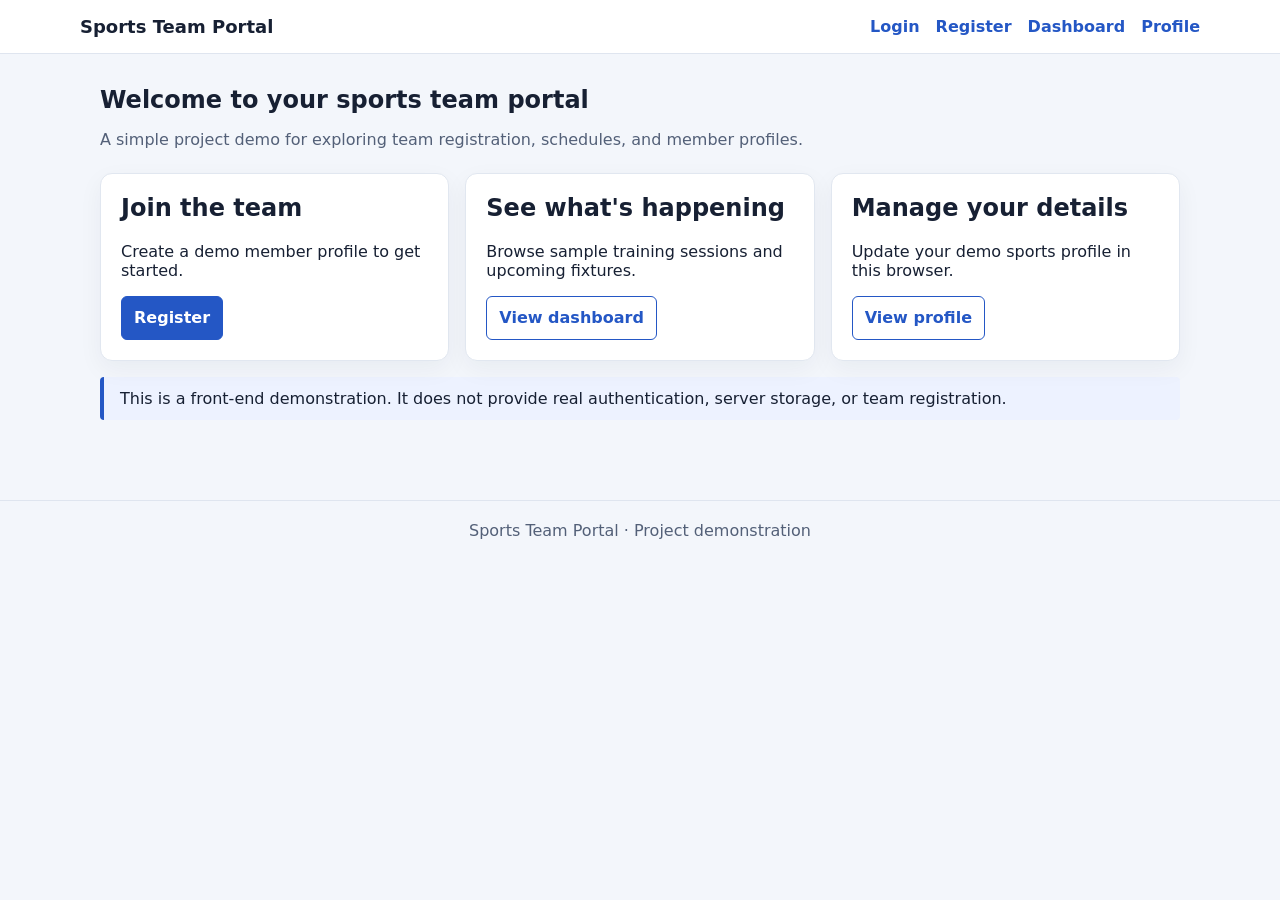
<file: index.html>
<!doctype html>
<html lang="en">
  <head>
    <meta charset="utf-8">
    <meta name="viewport" content="width=device-width, initial-scale=1">
    <meta name="description" content="A sports club management project demo.">
    <title>Sports Team Portal</title>
    <link rel="stylesheet" href="styles.css">
  </head>
  <body>
    <header class="site-header">
      <a class="brand" href="index.html">Sports Team Portal</a>
      <nav class="site-nav" aria-label="Main navigation">
        <a href="login.html">Login</a>
        <a href="signup.html">Register</a>
        <a href="dashboard.html">Dashboard</a>
        <a href="profile.html">Profile</a>
      </nav>
    </header>
    <main class="page">
      <section class="page-heading">
        <h1>Welcome to your sports team portal</h1>
        <p class="muted">A simple project demo for exploring team registration, schedules, and member profiles.</p>
      </section>
      <div class="card-grid">
        <section class="card">
          <h2>Join the team</h2>
          <p>Create a demo member profile to get started.</p>
          <a class="button" href="signup.html">Register</a>
        </section>
        <section class="card">
          <h2>See what's happening</h2>
          <p>Browse sample training sessions and upcoming fixtures.</p>
          <a class="button button-secondary" href="dashboard.html">View dashboard</a>
        </section>
        <section class="card">
          <h2>Manage your details</h2>
          <p>Update your demo sports profile in this browser.</p>
          <a class="button button-secondary" href="profile.html">View profile</a>
        </section>
      </div>
      <p class="notice">This is a front-end demonstration. It does not provide real authentication, server storage, or team registration.</p>
    </main>
    <footer class="site-footer">Sports Team Portal · Project demonstration</footer>
  </body>
</html>
</file>
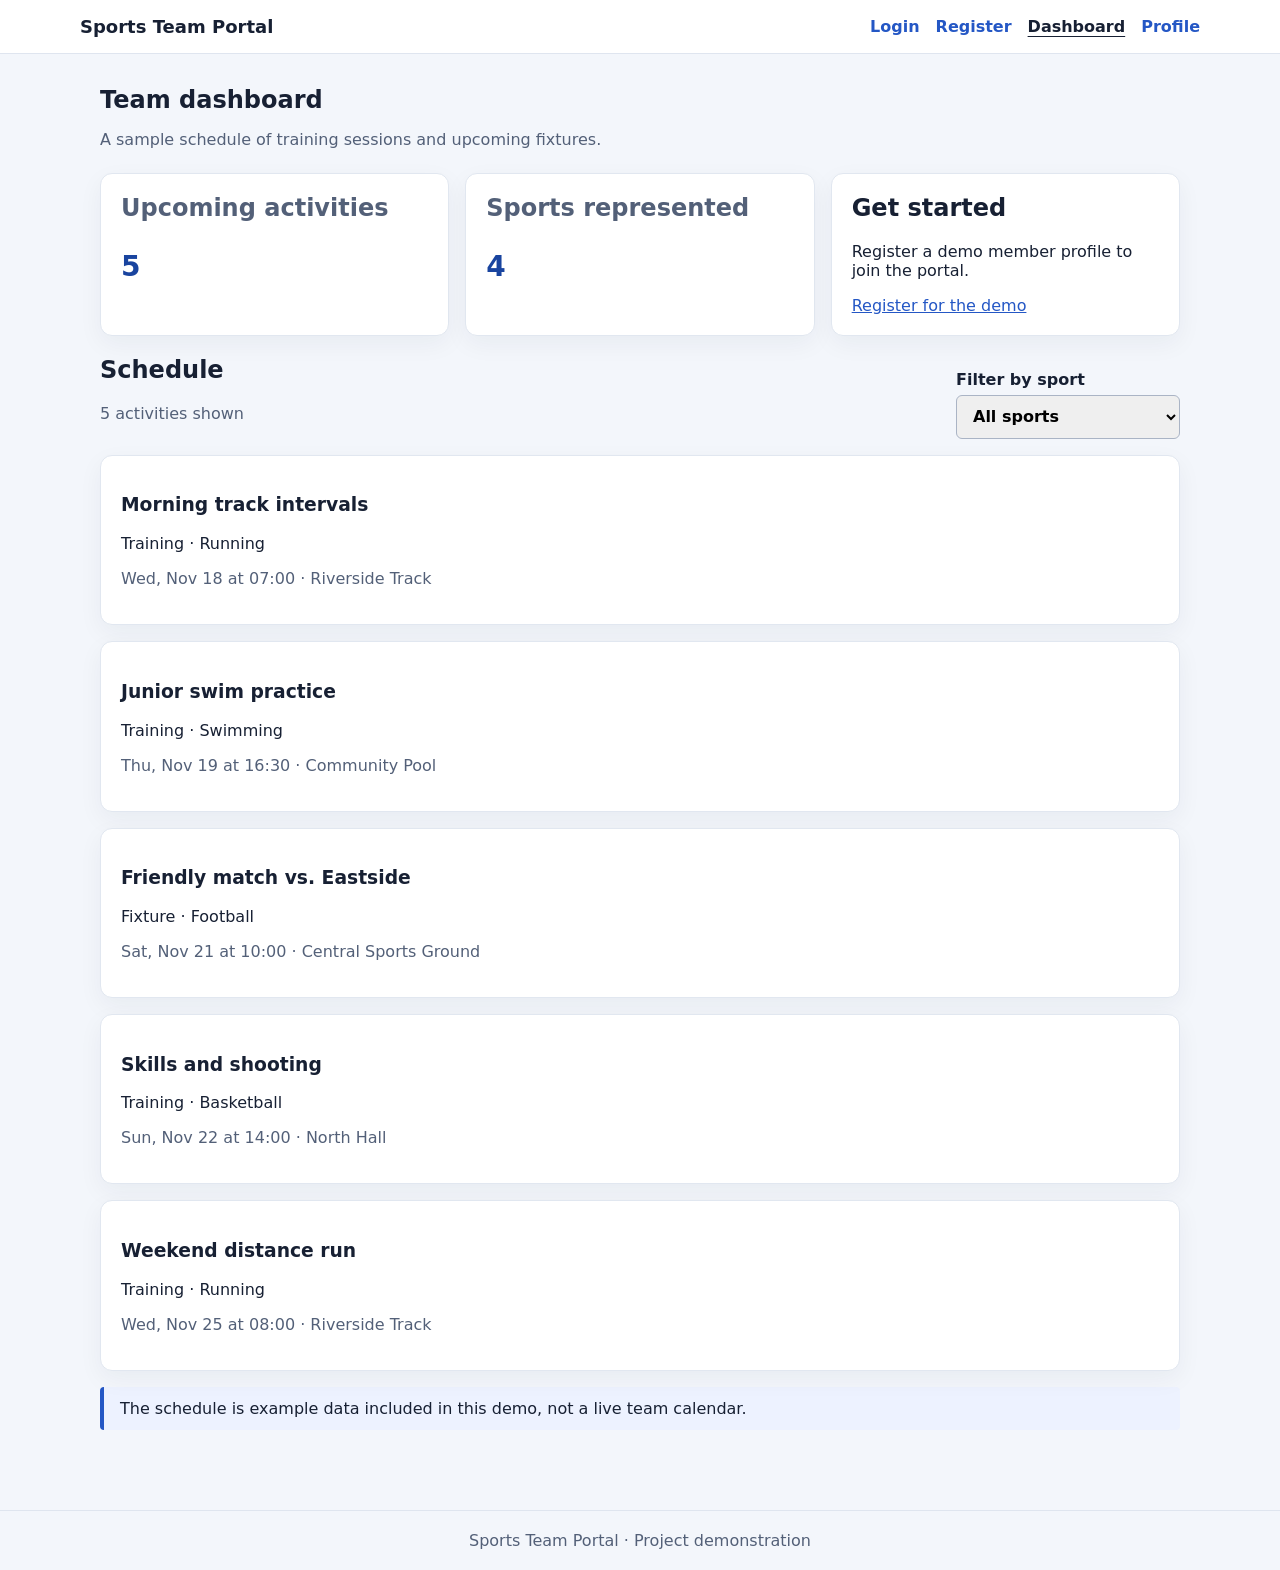
<file: dashboard.html>
<!doctype html>
<html lang="en">
  <head>
    <meta charset="utf-8">
    <meta name="viewport" content="width=device-width, initial-scale=1">
    <meta name="description" content="View sample sports team sessions and fixtures.">
    <title>Dashboard | Sports Team Portal</title>
    <link rel="stylesheet" href="styles.css">
  </head>
  <body>
    <header class="site-header">
      <a class="brand" href="index.html">Sports Team Portal</a>
      <nav class="site-nav" aria-label="Main navigation">
        <a href="login.html">Login</a>
        <a href="signup.html">Register</a>
        <a href="dashboard.html" aria-current="page">Dashboard</a>
        <a href="profile.html">Profile</a>
      </nav>
    </header>
    <main class="page">
      <section class="page-heading">
        <h1>Team dashboard</h1>
        <p class="muted">A sample schedule of training sessions and upcoming fixtures.</p>
      </section>
      <section class="card-grid" aria-label="Team overview">
        <article class="card">
          <h2 class="muted">Upcoming activities</h2>
          <p class="stat-value" id="activity-count">0</p>
        </article>
        <article class="card">
          <h2 class="muted">Sports represented</h2>
          <p class="stat-value" id="sport-count">0</p>
        </article>
        <article class="card">
          <h2>Get started</h2>
          <p>Register a demo member profile to join the portal.</p>
          <a href="signup.html">Register for the demo</a>
        </article>
      </section>
      <section aria-labelledby="schedule-title">
        <div class="toolbar">
          <div>
            <h2 id="schedule-title">Schedule</h2>
            <p class="muted" id="schedule-result" role="status" aria-live="polite"></p>
          </div>
          <label for="sport-filter">Filter by sport
            <select id="sport-filter">
              <option value="all">All sports</option>
              <option value="Basketball">Basketball</option>
              <option value="Football">Football</option>
              <option value="Running">Running</option>
              <option value="Swimming">Swimming</option>
            </select>
          </label>
        </div>
        <ul class="item-list" id="schedule-list" aria-live="polite"></ul>
      </section>
      <p class="notice">The schedule is example data included in this demo, not a live team calendar.</p>
    </main>
    <footer class="site-footer">Sports Team Portal · Project demonstration</footer>
    <script>
      const activities = [
        { title: "Morning track intervals", sport: "Running", date: "2026-11-18", time: "07:00", location: "Riverside Track", type: "Training" },
        { title: "Junior swim practice", sport: "Swimming", date: "2026-11-19", time: "16:30", location: "Community Pool", type: "Training" },
        { title: "Friendly match vs. Eastside", sport: "Football", date: "2026-11-21", time: "10:00", location: "Central Sports Ground", type: "Fixture" },
        { title: "Skills and shooting", sport: "Basketball", date: "2026-11-22", time: "14:00", location: "North Hall", type: "Training" },
        { title: "Weekend distance run", sport: "Running", date: "2026-11-25", time: "08:00", location: "Riverside Track", type: "Training" }
      ];
      const scheduleList = document.querySelector("#schedule-list");
      const sportFilter = document.querySelector("#sport-filter");
      const dateFormatter = new Intl.DateTimeFormat(undefined, {
        weekday: "short",
        day: "numeric",
        month: "short"
      });

      document.querySelector("#activity-count").textContent = String(activities.length);
      document.querySelector("#sport-count").textContent =
        String(new Set(activities.map((activity) => activity.sport)).size);

      function renderSchedule() {
        const selectedSport = sportFilter.value;
        const visibleActivities = activities.filter((activity) =>
          selectedSport === "all" || activity.sport === selectedSport
        );
        scheduleList.replaceChildren();

        for (const activity of visibleActivities) {
          const item = document.createElement("li");
          const card = document.createElement("article");
          const title = document.createElement("h3");
          const details = document.createElement("p");
          const metadata = document.createElement("p");

          card.className = "card";
          title.textContent = activity.title;
          details.textContent = `${activity.type} · ${activity.sport}`;
          metadata.className = "item-meta muted";
          metadata.textContent =
            `${dateFormatter.format(new Date(`${activity.date}T12:00:00`))} at ${activity.time} · ${activity.location}`;
          card.append(title, details, metadata);
          item.append(card);
          scheduleList.append(item);
        }

        document.querySelector("#schedule-result").textContent =
          `${visibleActivities.length} ${visibleActivities.length === 1 ? "activity" : "activities"} shown`;
      }

      sportFilter.addEventListener("change", renderSchedule);
      renderSchedule();
    </script>
  </body>
</html>
</file>
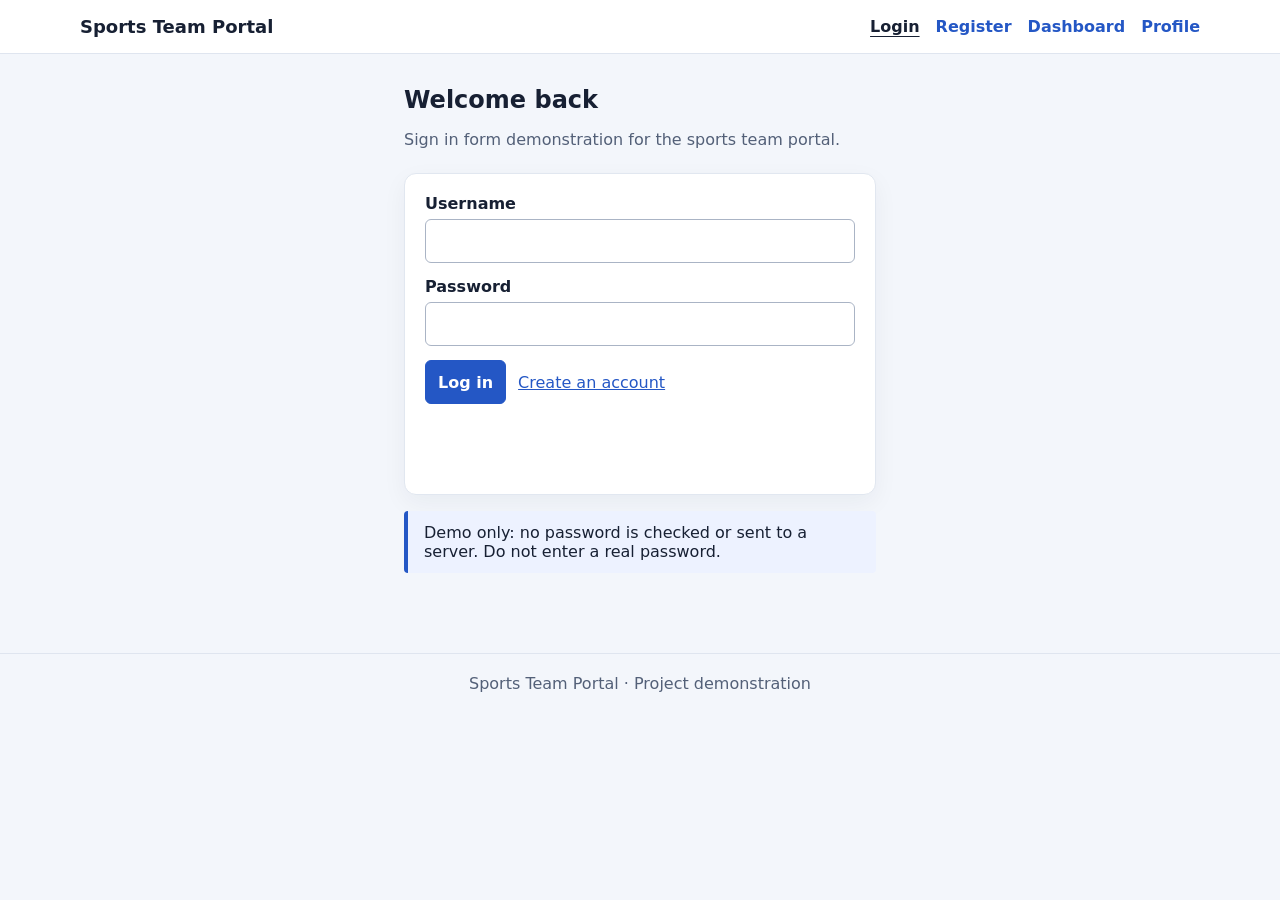
<file: login.html>
<!doctype html>
<html lang="en">
  <head>
    <meta charset="utf-8">
    <meta name="viewport" content="width=device-width, initial-scale=1">
    <meta name="description" content="Sign in to the Sports Team Portal demo.">
    <title>Login | Sports Team Portal</title>
    <link rel="stylesheet" href="styles.css">
  </head>
  <body>
    <header class="site-header">
      <a class="brand" href="index.html">Sports Team Portal</a>
      <nav class="site-nav" aria-label="Main navigation">
        <a href="login.html" aria-current="page">Login</a>
        <a href="signup.html">Register</a>
        <a href="dashboard.html">Dashboard</a>
        <a href="profile.html">Profile</a>
      </nav>
    </header>
    <main class="page page-narrow">
      <section class="page-heading">
        <h1>Welcome back</h1>
        <p class="muted">Sign in form demonstration for the sports team portal.</p>
      </section>
      <form class="form-card" id="login-form">
        <label for="username">Username
          <input id="username" name="username" type="text" autocomplete="username" required>
        </label>
        <label for="password">Password
          <input id="password" name="password" type="password" autocomplete="current-password" required>
        </label>
        <div class="actions">
          <button type="submit">Log in</button>
          <a href="signup.html">Create an account</a>
        </div>
        <p class="status muted" id="login-message" role="status" aria-live="polite"></p>
      </form>
      <p class="notice">Demo only: no password is checked or sent to a server. Do not enter a real password.</p>
    </main>
    <footer class="site-footer">Sports Team Portal · Project demonstration</footer>
    <script>
      document.querySelector("#login-form").addEventListener("submit", (event) => {
        event.preventDefault();
        document.querySelector("#login-message").textContent =
          "Form submitted for demonstration. Authentication is not connected.";
      });
    </script>
  </body>
</html>
</file>
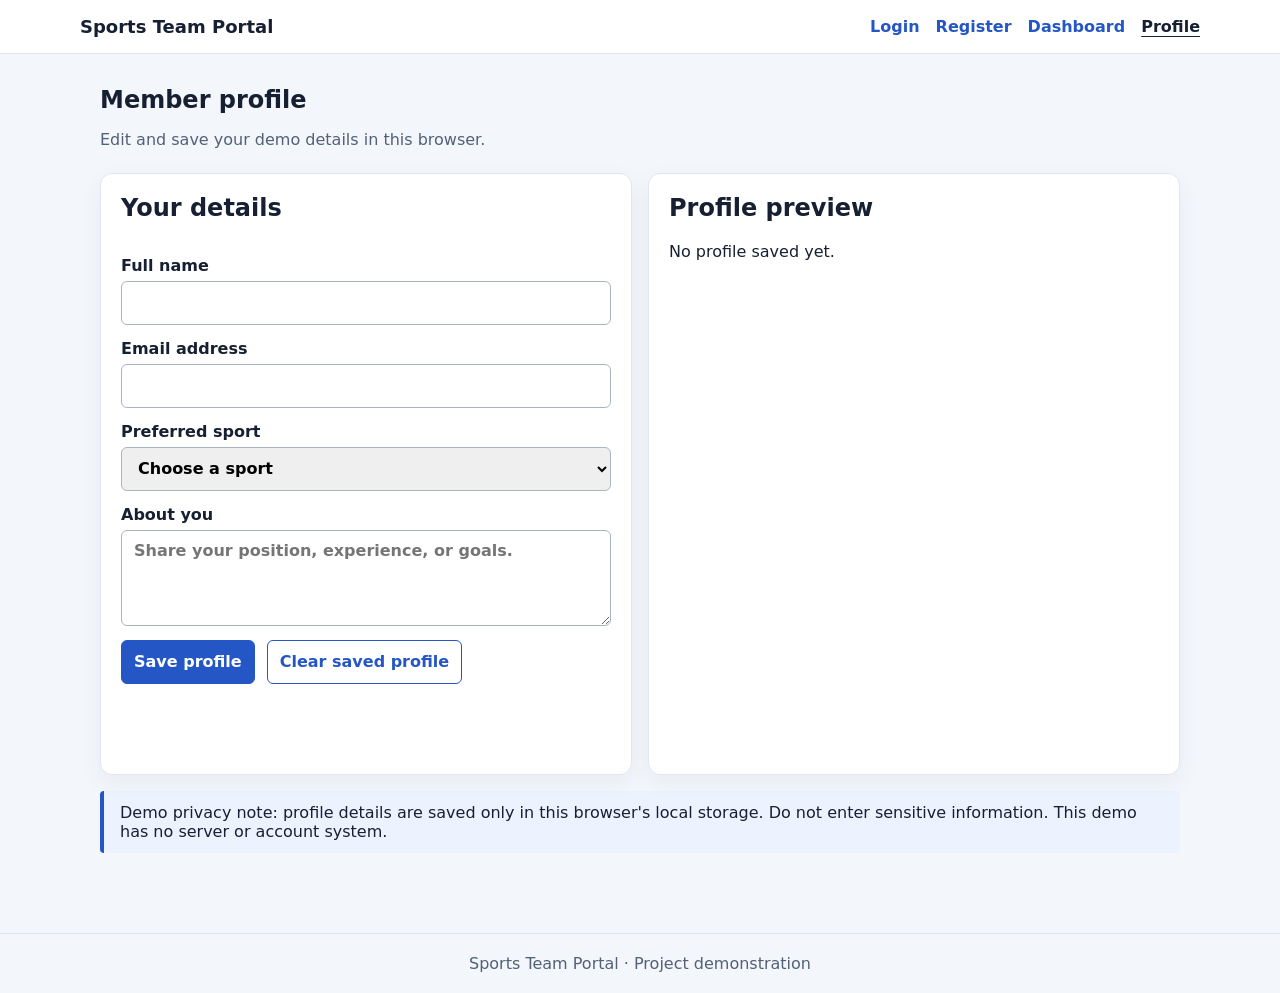
<file: profile.html>
<!doctype html>
<html lang="en">
  <head>
    <meta charset="utf-8">
    <meta name="viewport" content="width=device-width, initial-scale=1">
    <meta name="description" content="Edit your local Sports Team Portal demo profile.">
    <title>Member Profile | Sports Team Portal</title>
    <link rel="stylesheet" href="styles.css">
  </head>
  <body>
    <header class="site-header">
      <a class="brand" href="index.html">Sports Team Portal</a>
      <nav class="site-nav" aria-label="Main navigation">
        <a href="login.html">Login</a>
        <a href="signup.html">Register</a>
        <a href="dashboard.html">Dashboard</a>
        <a href="profile.html" aria-current="page">Profile</a>
      </nav>
    </header>
    <main class="page">
      <section class="page-heading">
        <h1>Member profile</h1>
        <p class="muted">Edit and save your demo details in this browser.</p>
      </section>
      <div class="card-grid">
        <section class="form-card" aria-labelledby="edit-profile-title">
          <h2 id="edit-profile-title">Your details</h2>
          <form id="profile-form" class="form-grid">
            <label for="profile-name">Full name
              <input id="profile-name" name="name" autocomplete="name" maxlength="80" required>
            </label>
            <label for="profile-email">Email address
              <input id="profile-email" name="email" type="email" autocomplete="email" maxlength="254" required>
            </label>
            <label for="profile-sport">Preferred sport
              <select id="profile-sport" name="sport" required>
                <option value="">Choose a sport</option>
                <option>Football</option>
                <option>Basketball</option>
                <option>Swimming</option>
                <option>Running</option>
                <option>Other</option>
              </select>
            </label>
            <label for="profile-bio">About you
              <textarea id="profile-bio" name="bio" maxlength="300" placeholder="Share your position, experience, or goals."></textarea>
            </label>
            <div class="actions">
              <button type="submit">Save profile</button>
              <button class="button-secondary" id="clear-profile" type="button">Clear saved profile</button>
            </div>
          </form>
          <p class="status muted" id="profile-message" role="status" aria-live="polite"></p>
        </section>
        <section class="card" aria-labelledby="preview-title">
          <h2 id="preview-title">Profile preview</h2>
          <p id="preview-name">No profile saved yet.</p>
          <p class="muted" id="preview-email"></p>
          <p class="muted" id="preview-sport"></p>
          <p id="preview-bio"></p>
        </section>
      </div>
      <p class="notice">Demo privacy note: profile details are saved only in this browser's local storage. Do not enter sensitive information. This demo has no server or account system.</p>
    </main>
    <footer class="site-footer">Sports Team Portal · Project demonstration</footer>
    <script>
      const profileForm = document.querySelector("#profile-form");
      const profileMessage = document.querySelector("#profile-message");
      const profileFields = {
        name: document.querySelector("#profile-name"),
        email: document.querySelector("#profile-email"),
        sport: document.querySelector("#profile-sport"),
        bio: document.querySelector("#profile-bio")
      };

      function showPreview(profile) {
        document.querySelector("#preview-name").textContent = profile
          ? profile.name
          : "No profile saved yet.";
        document.querySelector("#preview-email").textContent = profile ? profile.email : "";
        document.querySelector("#preview-sport").textContent = profile
          ? `Preferred sport: ${profile.sport}`
          : "";
        document.querySelector("#preview-bio").textContent = profile ? profile.bio : "";
      }

      function loadProfile() {
        let savedProfile;
        try {
          const stored = localStorage.getItem("sports-team-profile");
          savedProfile = stored ? JSON.parse(stored) : null;
        } catch {
          profileMessage.textContent =
            "Could not read saved profile data in this browser.";
          showPreview(null);
          return;
        }

        if (savedProfile && typeof savedProfile === "object") {
          for (const [field, input] of Object.entries(profileFields)) {
            input.value = typeof savedProfile[field] === "string" ? savedProfile[field] : "";
          }
          showPreview({
            name: profileFields.name.value,
            email: profileFields.email.value,
            sport: profileFields.sport.value,
            bio: profileFields.bio.value
          });
        } else {
          profileForm.reset();
          showPreview(null);
        }
      }

      profileForm.addEventListener("submit", (event) => {
        event.preventDefault();
        if (!profileForm.reportValidity()) {
          return;
        }

        const profile = Object.fromEntries(new FormData(profileForm));
        try {
          localStorage.setItem("sports-team-profile", JSON.stringify(profile));
        } catch {
          profileMessage.textContent =
            "Could not save profile data. Check browser storage availability and try again.";
          return;
        }

        showPreview(profile);
        profileMessage.textContent = "Profile saved in this browser.";
      });

      document.querySelector("#clear-profile").addEventListener("click", () => {
        try {
          localStorage.removeItem("sports-team-profile");
        } catch {
          profileMessage.textContent =
            "Could not clear saved profile data in this browser.";
          return;
        }

        profileForm.reset();
        showPreview(null);
        profileMessage.textContent = "Saved profile cleared.";
      });

      loadProfile();
    </script>
  </body>
</html>
</file>
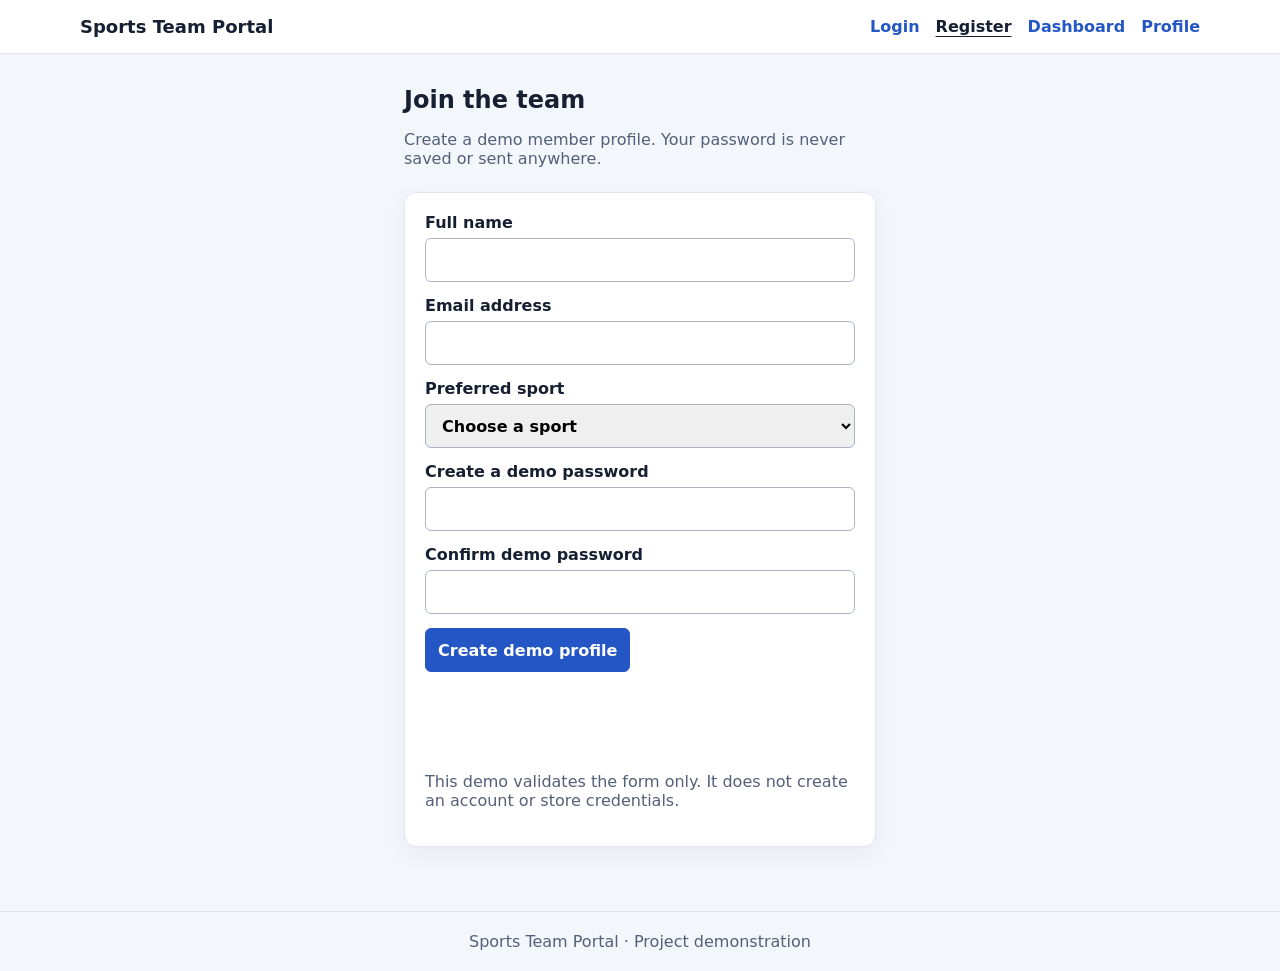
<file: signup.html>
<!doctype html>
<html lang="en">
  <head>
    <meta charset="utf-8">
    <meta name="viewport" content="width=device-width, initial-scale=1">
    <meta name="description" content="Register a demo member profile for the Sports Team Portal.">
    <title>Register | Sports Team Portal</title>
    <link rel="stylesheet" href="styles.css">
  </head>
  <body>
    <header class="site-header">
      <a class="brand" href="index.html">Sports Team Portal</a>
      <nav class="site-nav" aria-label="Main navigation">
        <a href="login.html">Login</a>
        <a href="signup.html" aria-current="page">Register</a>
        <a href="dashboard.html">Dashboard</a>
        <a href="profile.html">Profile</a>
      </nav>
    </header>
    <main class="page page-narrow">
      <section class="page-heading">
        <h1>Join the team</h1>
        <p class="muted">Create a demo member profile. Your password is never saved or sent anywhere.</p>
      </section>
      <form class="form-card" id="signup-form">
        <label for="full-name">Full name
          <input id="full-name" name="fullName" autocomplete="name" required>
        </label>
        <label for="email">Email address
          <input id="email" name="email" type="email" autocomplete="email" required>
        </label>
        <label for="sport">Preferred sport
          <select id="sport" name="sport" required>
            <option value="">Choose a sport</option>
            <option>Football</option>
            <option>Basketball</option>
            <option>Swimming</option>
            <option>Running</option>
            <option>Other</option>
          </select>
        </label>
        <label for="password">Create a demo password
          <input id="password" name="password" type="password" autocomplete="new-password" minlength="8" required>
        </label>
        <label for="confirm-password">Confirm demo password
          <input id="confirm-password" name="confirmPassword" type="password" autocomplete="new-password" minlength="8" required>
        </label>
        <button type="submit">Create demo profile</button>
        <p class="status muted" id="signup-message" role="status" aria-live="polite"></p>
        <p class="muted">This demo validates the form only. It does not create an account or store credentials.</p>
      </form>
    </main>
    <footer class="site-footer">Sports Team Portal · Project demonstration</footer>
    <script>
      const signupForm = document.querySelector("#signup-form");
      const password = document.querySelector("#password");
      const confirmPassword = document.querySelector("#confirm-password");

      function validatePasswordMatch() {
        confirmPassword.setCustomValidity(
          confirmPassword.value === password.value ? "" : "Passwords do not match."
        );
      }

      password.addEventListener("input", validatePasswordMatch);
      confirmPassword.addEventListener("input", validatePasswordMatch);

      signupForm.addEventListener("submit", (event) => {
        event.preventDefault();
        validatePasswordMatch();
        if (!signupForm.reportValidity()) {
          return;
        }
        document.querySelector("#signup-message").textContent =
          "Form validated. Account creation is not connected to a server.";
        signupForm.reset();
      });
    </script>
  </body>
</html>
</file>
<file: styles.css>
:root {
  color-scheme: light;
  font-family: system-ui, sans-serif;
  color: #172033;
  background: #f3f6fb;
  font-synthesis: none;
  text-rendering: optimizeLegibility;
}

* {
  box-sizing: border-box;
}

body {
  margin: 0;
  min-width: 20rem;
  min-height: 100vh;
}

a {
  color: #2457c5;
}

.site-header {
  align-items: center;
  background: #fff;
  border-bottom: 1px solid #dfe5ef;
  display: flex;
  flex-wrap: wrap;
  gap: 1rem 2rem;
  justify-content: space-between;
  padding: 1rem max(1.25rem, calc((100% - 70rem) / 2));
}

.brand {
  color: #172033;
  font-size: 1.125rem;
  font-weight: 750;
  text-decoration: none;
}

.site-nav {
  display: flex;
  flex-wrap: wrap;
  gap: 0.5rem 1rem;
}

.site-nav a {
  font-weight: 600;
  text-decoration: none;
}

.site-nav a[aria-current="page"] {
  color: #172033;
  text-decoration: underline;
  text-underline-offset: 0.25rem;
}

.page {
  margin: 0 auto;
  max-width: 70rem;
  padding: 2rem 1.25rem 4rem;
}

.page-narrow {
  max-width: 32rem;
}

.page-heading {
  margin-bottom: 1.5rem;
}

.page-heading h1 {
  margin: 0 0 0.5rem;
}

.muted {
  color: #536078;
}

.card,
.form-card {
  background: #fff;
  border: 1px solid #e1e7f0;
  border-radius: 0.75rem;
  box-shadow: 0 0.5rem 1.5rem #1720330d;
  padding: 1.25rem;
}

.card h2,
.form-card h2 {
  margin-top: 0;
}

.card-grid {
  display: grid;
  gap: 1rem;
  grid-template-columns: repeat(auto-fit, minmax(min(100%, 15rem), 1fr));
}

.form-card,
.form-grid {
  display: grid;
  gap: 0.875rem;
}

label {
  display: grid;
  font-weight: 600;
  gap: 0.375rem;
}

input,
select,
textarea,
button,
.button {
  border: 1px solid #aab4c5;
  border-radius: 0.375rem;
  font: inherit;
  min-height: 2.75rem;
  padding: 0.625rem 0.75rem;
}

textarea {
  min-height: 6rem;
  resize: vertical;
}

button,
.button {
  align-items: center;
  background: #2457c5;
  border-color: #2457c5;
  color: #fff;
  cursor: pointer;
  display: inline-flex;
  font-weight: 650;
  justify-content: center;
  text-decoration: none;
  width: fit-content;
}

button:hover,
.button:hover {
  background: #19449f;
}

.button-secondary {
  background: #fff;
  color: #2457c5;
}

.button-secondary:hover {
  background: #edf2ff;
}

.actions {
  align-items: center;
  display: flex;
  flex-wrap: wrap;
  gap: 0.75rem;
}

.notice {
  background: #edf2ff;
  border-left: 0.25rem solid #2457c5;
  border-radius: 0.25rem;
  padding: 0.75rem 1rem;
}

.status {
  min-height: 1.5rem;
}

.stat-value {
  color: #19449f;
  font-size: 1.75rem;
  font-weight: 750;
}

.toolbar {
  align-items: end;
  display: flex;
  flex-wrap: wrap;
  gap: 1rem;
  justify-content: space-between;
  margin-bottom: 1rem;
}

.toolbar label {
  min-width: min(100%, 14rem);
}

.item-list {
  display: grid;
  gap: 1rem;
  list-style: none;
  margin: 0;
  padding: 0;
}

.item-meta {
  display: flex;
  flex-wrap: wrap;
  gap: 0.5rem 1rem;
}

.site-footer {
  border-top: 1px solid #dfe5ef;
  color: #536078;
  padding: 1.25rem;
  text-align: center;
}

@media (max-width: 34rem) {
  .site-header {
    align-items: flex-start;
    flex-direction: column;
  }
}
</file>
